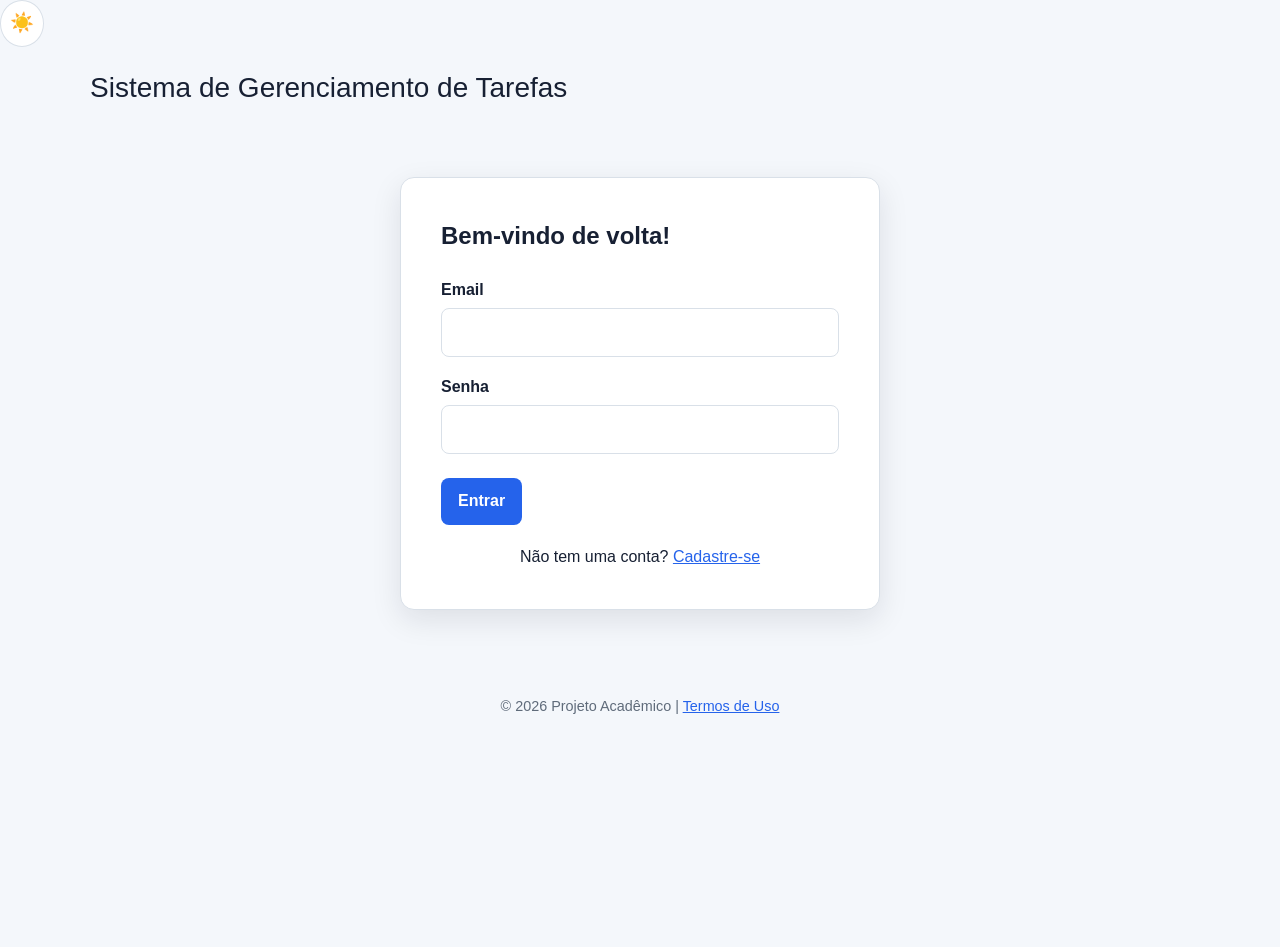
<file: index.html>
<!doctype html>
<html lang="pt-BR">

<head>
    <meta charset="utf-8">
    <meta name="viewport" content="width=device-width, initial-scale=1">
    <meta name="description" content="Sistema Gerenciador de Tarefas">
    <title>Login | Sistema de Gerenciamento de Tarefas</title>
    <link rel="stylesheet" href="css/style.css">
</head>

<body>
    <input type="checkbox" id="tema" class="controle-tema">
    <label for="tema" class="botao-tema" aria-label="Alternar tema" title="Alternar tema">
        <span class="icone-claro" aria-hidden="true">☀️</span>
        <span class="icone-escuro" aria-hidden="true">🌙</span>
    </label>

    <div class="pagina pagina-publica">
        <header class="cabecalho-publico">
            <p class="nome-sistema">Sistema de Gerenciamento de Tarefas</p>
        </header>
        <main class="conteudo-publico">
            <section class="cartao cartao-formulario" aria-labelledby="titulo-login">
                <h1 id="titulo-login" class="titulo-cartao">Bem-vindo de volta!</h1>
                <form id="formulario-login" action="pages/dashboard.html" method="get" novalidate>
                    <div class="grupo-formulario">
                        <label for="email">Email</label>
                        <input class="campo" type="email" id="email" name="email" autocomplete="email">
                    </div>
                    <div class="grupo-formulario">
                        <label for="senha">Senha</label>
                        <input class="campo" type="password" id="senha" name="senha" autocomplete="current-password">
                    </div>
                    <div class="acoes-formulario">
                        <button class="botao botao-primario" type="submit">Entrar</button>
                    </div>
                    <p class="link-formulario">Não tem uma conta? <a href="pages/cadastro.html">Cadastre-se</a></p>
                </form>
            </section>
        </main>
        <footer class="rodape-publico">
            <p>© 2026 Projeto Acadêmico | <a href="#">Termos de Uso</a></p>
        </footer>
    </div>

    <script>
        document.getElementById('formulario-login').addEventListener('submit', function(event) {
            const email = document.getElementById('email').value.trim();
            const senha = document.getElementById('senha').value.trim();

            if (!email) {
                event.preventDefault();
                alert('O campo Email não pode ser nulo.');
                return;
            }

            if (!senha) {
                event.preventDefault();
                alert('O campo Senha não pode ser nulo.');
                return;
            }
        });
    </script>
</body>

</html>
</file>
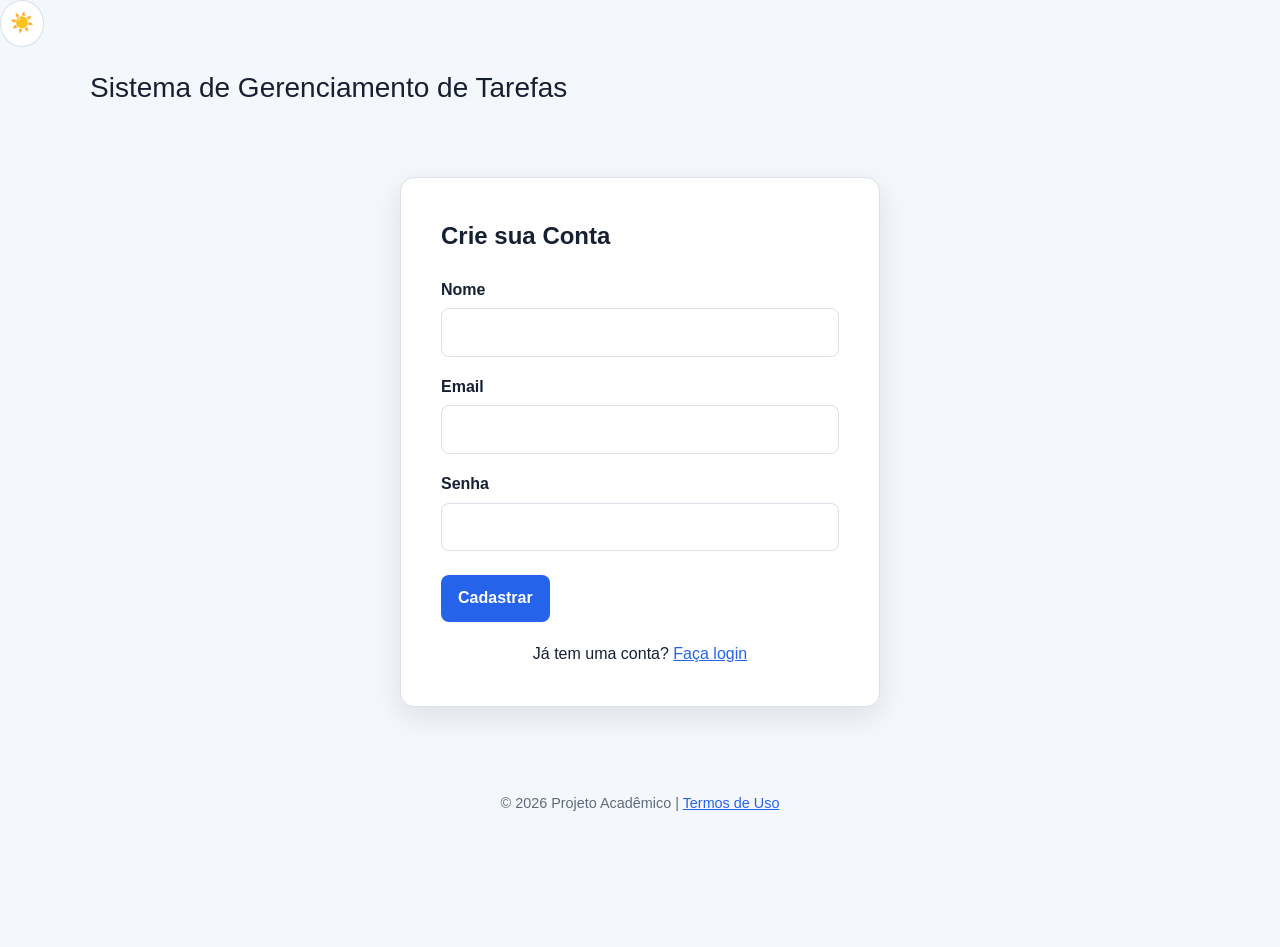
<file: pages/cadastro.html>
<!doctype html>
<html lang="pt-BR">

<head>
    <meta charset="utf-8">
    <meta name="viewport" content="width=device-width, initial-scale=1">
    <meta name="description" content="Sistema Gerenciador de Tarefas">
    <title>Cadastro | Sistema de Gerenciamento de Tarefas</title>
    <link rel="stylesheet" href="../css/style.css">
</head>

<body>
    <input type="checkbox" id="tema" class="controle-tema">
    <label for="tema" class="botao-tema" aria-label="Alternar tema" title="Alternar tema">
        <span class="icone-claro" aria-hidden="true">☀️</span>
        <span class="icone-escuro" aria-hidden="true">🌙</span>
    </label>

    <div class="pagina pagina-publica">
        <header class="cabecalho-publico">
            <p class="nome-sistema">Sistema de Gerenciamento de Tarefas</p>
        </header>
        <main class="conteudo-publico">
            <section class="cartao cartao-formulario" aria-labelledby="titulo-cadastro">
                <h1 id="titulo-cadastro" class="titulo-cartao">Crie sua Conta</h1>
                <form id="formulario-cadastro" action="../index.html" method="get" novalidate>
                    <div class="grupo-formulario">
                        <label for="nome">Nome</label>
                        <input class="campo" type="text" id="nome" name="nome" autocomplete="name">
                    </div>
                    <div class="grupo-formulario">
                        <label for="email">Email</label>
                        <input class="campo" type="email" id="email" name="email" autocomplete="email">
                    </div>
                    <div class="grupo-formulario">
                        <label for="senha">Senha</label>
                        <input class="campo" type="password" id="senha" name="senha" autocomplete="new-password">
                    </div>
                    <div class="acoes-formulario">
                        <button class="botao botao-primario" type="submit">Cadastrar</button>
                    </div>
                    <p class="link-formulario">Já tem uma conta? <a href="../index.html">Faça login</a></p>
                </form>
            </section>
        </main>
        <footer class="rodape-publico">
            <p>© 2026 Projeto Acadêmico | <a href="#">Termos de Uso</a></p>
        </footer>
    </div>

    <script>
        document.getElementById('formulario-cadastro').addEventListener('submit', function (event) {
            const nome = document.getElementById('nome').value.trim();
            const email = document.getElementById('email').value.trim();
            const senha = document.getElementById('senha').value.trim();

            // Expressão regular para o nome (mínimo 5 caracteres no total com pelo menos um espaço em branco intermediário)
            const regexNome = /^(?=.{5,}).+\s+.+$/;

            // Expressão regular para o email (<algo>@<algo>.com ou <algo>@<algo>.com.br)
            const regexEmail = /^[^@]+@[^@]+\.com(\.br)?$/;

            if (!regexNome.test(nome)) {
                event.preventDefault();
                alert('O campo Nome deve ter pelo menos 5 posições e um espaço em branco entre o nome e o sobrenome.');
                return;
            }

            if (!regexEmail.test(email)) {
                event.preventDefault();
                alert('O campo Email deve ser no formato <alguma_coisa>@<alguma_coisa>.com ou .com.br');
                return;
            }

            if (senha.length < 8) {
                event.preventDefault();
                alert('O campo Senha deve ter pelo menos 8 posições.');
                return;
            }
        });    
    </script>
</body>

</html>
</file>
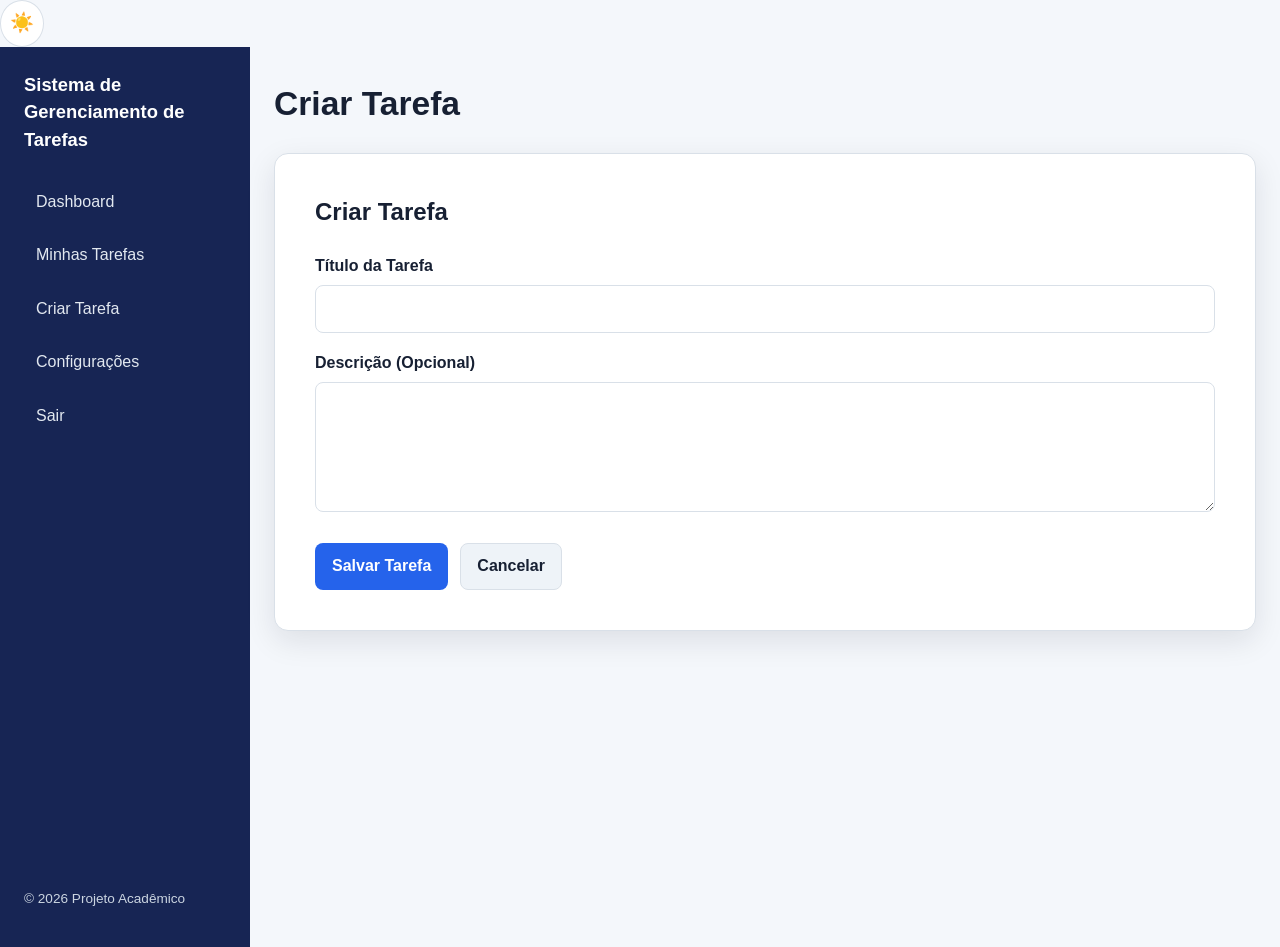
<file: pages/criar-tarefa.html>
<!doctype html>
<html lang="pt-BR">

<head>
    <meta charset="utf-8">
    <meta name="viewport" content="width=device-width, initial-scale=1">
    <meta name="description" content="Sistema Gerenciador de Tarefas">
    <title>Criar Tarefa | Sistema Gerenciador de Tarefas</title>
    <link rel="stylesheet" href="../css/style.css">
</head>

<body>
    <input type="checkbox" id="tema" class="controle-tema">
    <label for="tema" class="botao-tema" aria-label="Alternar tema" title="Alternar tema">
        <span class="icone-claro" aria-hidden="true">☀️</span>
        <span class="icone-escuro" aria-hidden="true">🌙</span>
    </label>

    <div class="pagina pagina-interna">
        <div class="layout-interno">
            <aside class="sidebar">
                <h2>Sistema de Gerenciamento de Tarefas</h2>
                <nav class="navegacao" aria-label="Navegação principal">
                    <ul>
                        <li><a href="dashboard.html">Dashboard</a></li>
                        <li><a href="dashboard.html">Minhas Tarefas</a></li>
                        <li><a href="criar-tarefa.html">Criar Tarefa</a></li>
                        <li><a href="#">Configurações</a></li>
                        <li><a href="../index.html">Sair</a></li>
                    </ul>
                </nav>
                <p class="sidebar-rodape">© 2026 Projeto Acadêmico</p>
            </aside>
            <main class="conteudo-interno">
                <header class="cabecalho-interno">
                    <h1>Criar Tarefa</h1>
                </header>

                <section class="cartao cartao-formulario" aria-labelledby="titulo-criar">
                    <div id="notificacao" class="notificacao"></div>
                    <h2 id="titulo-criar" class="titulo-cartao">Criar Tarefa</h2>

                    <form id="formulario-tarefa" action="dashboard.html" method="get" novalidate>
                        <div class="grupo-formulario">
                            <label for="titulo">Título da Tarefa</label>
                            <input class="campo" type="text" id="titulo" name="titulo">
                        </div>

                        <div class="grupo-formulario">
                            <label for="descricao">Descrição (Opcional)</label>
                            <textarea class="campo" id="descricao" name="descricao"></textarea>
                        </div>

                        <div class="acoes-formulario">
                            <button class="botao botao-primario" type="submit">Salvar Tarefa</button>
                            <a class="botao botao-secundario" href="dashboard.html">Cancelar</a>
                        </div>
                    </form>
                </section>
            </main>
        </div>
    </div>

    <script>

        function mostrarNotificacao(mensagem, tipo = 'sucesso') {
            const notificacao = document.getElementById('notificacao');
            notificacao.textContent = mensagem;
            notificacao.className = `notificacao ${tipo}`;
            // Esconde a notificação após 3 segundos
            setTimeout(() => {
                notificacao.className = 'notificacao';
            }, 3000);
        }

        document.getElementById('formulario-tarefa').addEventListener('submit', function(event) {

            // Sempre cancela o envio automático para podermos controlar o fluxo via JS
            event.preventDefault();

            const titulo = document.getElementById('titulo').value.trim();
            const descricao = document.getElementById('descricao').value.trim();

            if (titulo.length < 5) {
                event.preventDefault();
                alert('O campo Título deve ter pelo menos 5 posições.');
                return;
            }

            if (descricao.length > 0 && descricao.length < 3) {
                event.preventDefault();
                alert('O campo Descrição, se preenchido, deve ter pelo menos 3 posições.');
                return;
            }
            
            // Agora a página não vai recarregar e a notificação ficará visível!
            mostrarNotificacao('Tarefa criada!');

            // Aguarda 3 segundos (tempo da mensagem) e redireciona para a dashboard
            setTimeout(() => {
                window.location.href = 'dashboard.html';
            }, 3000);
        });
    </script>
</body>

</html>
</file>
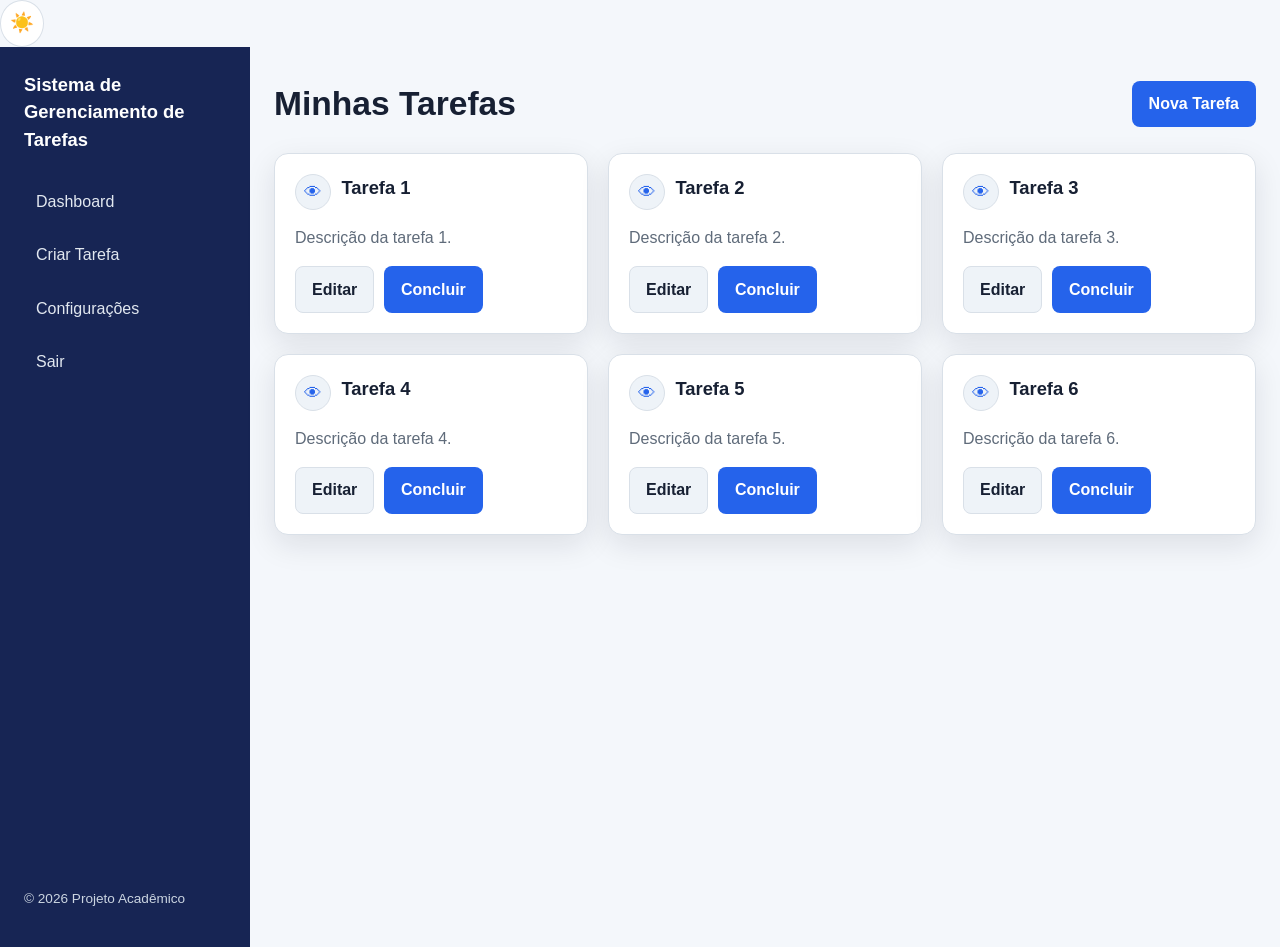
<file: pages/dashboard.html>
<!doctype html>
<html lang="pt-BR">

<head>
    <meta charset="utf-8">
    <meta name="viewport" content="width=device-width, initial-scale=1">
    <meta name="description" content="Sistema Gerenciador de Tarefas">
    <title>Minhas Tarefas | Sistema Gerenciador de Tarefas</title>
    <link rel="stylesheet" href="../css/style.css">
</head>

<body>
    <input type="checkbox" id="tema" class="controle-tema">
    <label for="tema" class="botao-tema" aria-label="Alternar tema" title="Alternar tema">
        <span class="icone-claro" aria-hidden="true">☀️</span>
        <span class="icone-escuro" aria-hidden="true">🌙</span>
    </label>

    <div class="pagina pagina-interna">
        <div class="layout-interno">
            <aside class="sidebar">
                <h2>Sistema de Gerenciamento de Tarefas</h2>
                <nav class="navegacao" aria-label="Navegação principal">
                    <ul>
                        <li><a href="dashboard.html">Dashboard</a></li>
                        <li><a href="criar-tarefa.html">Criar Tarefa</a></li>
                        <li><a href="#">Configurações</a></li>
                        <li><a href="../index.html">Sair</a></li>
                    </ul>
                </nav>
                <p class="sidebar-rodape">© 2026 Projeto Acadêmico</p>
            </aside>
            <main class="conteudo-interno">
                <header class="cabecalho-interno">
                    <h1>Minhas Tarefas</h1>
                    <a class="botao botao-primario" href="criar-tarefa.html">Nova Tarefa</a>
                </header>

                <section aria-labelledby="titulo-listagem">
                    <h2 id="titulo-listagem" class="visualmente-oculto">Lista de tarefas</h2>
                    <div class="grade-tarefas">
                        <article class="cartao cartao-tarefa">
                            <header class="cabecalho-tarefa">
                                <a class="icone-olho" href="detalhes.html" aria-label="Ver detalhes da Tarefa 1"
                                    title="Ver detalhes">👁</a>
                                <h2>Tarefa 1</h2>
                            </header>
                            <p class="descricao-tarefa">Descrição da tarefa 1.</p>
                            <div class="acoes-tarefa">
                                <a class="botao botao-secundario" href="editar-tarefa.html">Editar</a>
                                <a class="botao botao-primario" href="#">Concluir</a>
                            </div>
                        </article>

                        <article class="cartao cartao-tarefa">
                            <header class="cabecalho-tarefa">
                                <a class="icone-olho" href="detalhes.html" aria-label="Ver detalhes da Tarefa 2"
                                    title="Ver detalhes">👁</a>
                                <h2>Tarefa 2</h2>
                            </header>
                            <p class="descricao-tarefa">Descrição da tarefa 2.</p>
                            <div class="acoes-tarefa">
                                <a class="botao botao-secundario" href="editar-tarefa.html">Editar</a>
                                <a class="botao botao-primario" href="#">Concluir</a>
                            </div>
                        </article>

                        <article class="cartao cartao-tarefa">
                            <header class="cabecalho-tarefa">
                                <a class="icone-olho" href="detalhes.html" aria-label="Ver detalhes da Tarefa 3"
                                    title="Ver detalhes">👁</a>
                                <h2>Tarefa 3</h2>
                            </header>
                            <p class="descricao-tarefa">Descrição da tarefa 3.</p>
                            <div class="acoes-tarefa">
                                <a class="botao botao-secundario" href="editar-tarefa.html">Editar</a>
                                <a class="botao botao-primario" href="#">Concluir</a>
                            </div>
                        </article>

                        <article class="cartao cartao-tarefa">
                            <header class="cabecalho-tarefa">
                                <a class="icone-olho" href="detalhes.html" aria-label="Ver detalhes da Tarefa 4"
                                    title="Ver detalhes">👁</a>
                                <h2>Tarefa 4</h2>
                            </header>
                            <p class="descricao-tarefa">Descrição da tarefa 4.</p>
                            <div class="acoes-tarefa">
                                <a class="botao botao-secundario" href="editar-tarefa.html">Editar</a>
                                <a class="botao botao-primario" href="#">Concluir</a>
                            </div>
                        </article>

                        <article class="cartao cartao-tarefa">
                            <header class="cabecalho-tarefa">
                                <a class="icone-olho" href="detalhes.html" aria-label="Ver detalhes da Tarefa 5"
                                    title="Ver detalhes">👁</a>
                                <h2>Tarefa 5</h2>
                            </header>
                            <p class="descricao-tarefa">Descrição da tarefa 5.</p>
                            <div class="acoes-tarefa">
                                <a class="botao botao-secundario" href="editar-tarefa.html">Editar</a>
                                <a class="botao botao-primario" href="#">Concluir</a>
                            </div>
                        </article>

                        <article class="cartao cartao-tarefa">
                            <header class="cabecalho-tarefa">
                                <a class="icone-olho" href="detalhes.html" aria-label="Ver detalhes da Tarefa 6"
                                    title="Ver detalhes">👁</a>
                                <h2>Tarefa 6</h2>
                            </header>
                            <p class="descricao-tarefa">Descrição da tarefa 6.</p>
                            <div class="acoes-tarefa">
                                <a class="botao botao-secundario" href="editar-tarefa.html">Editar</a>
                                <a class="botao botao-primario" href="#">Concluir</a>
                            </div>
                        </article>
                    </div>
                </section>
            </main>
        </div>
    </div>
</body>

</html>
</file>
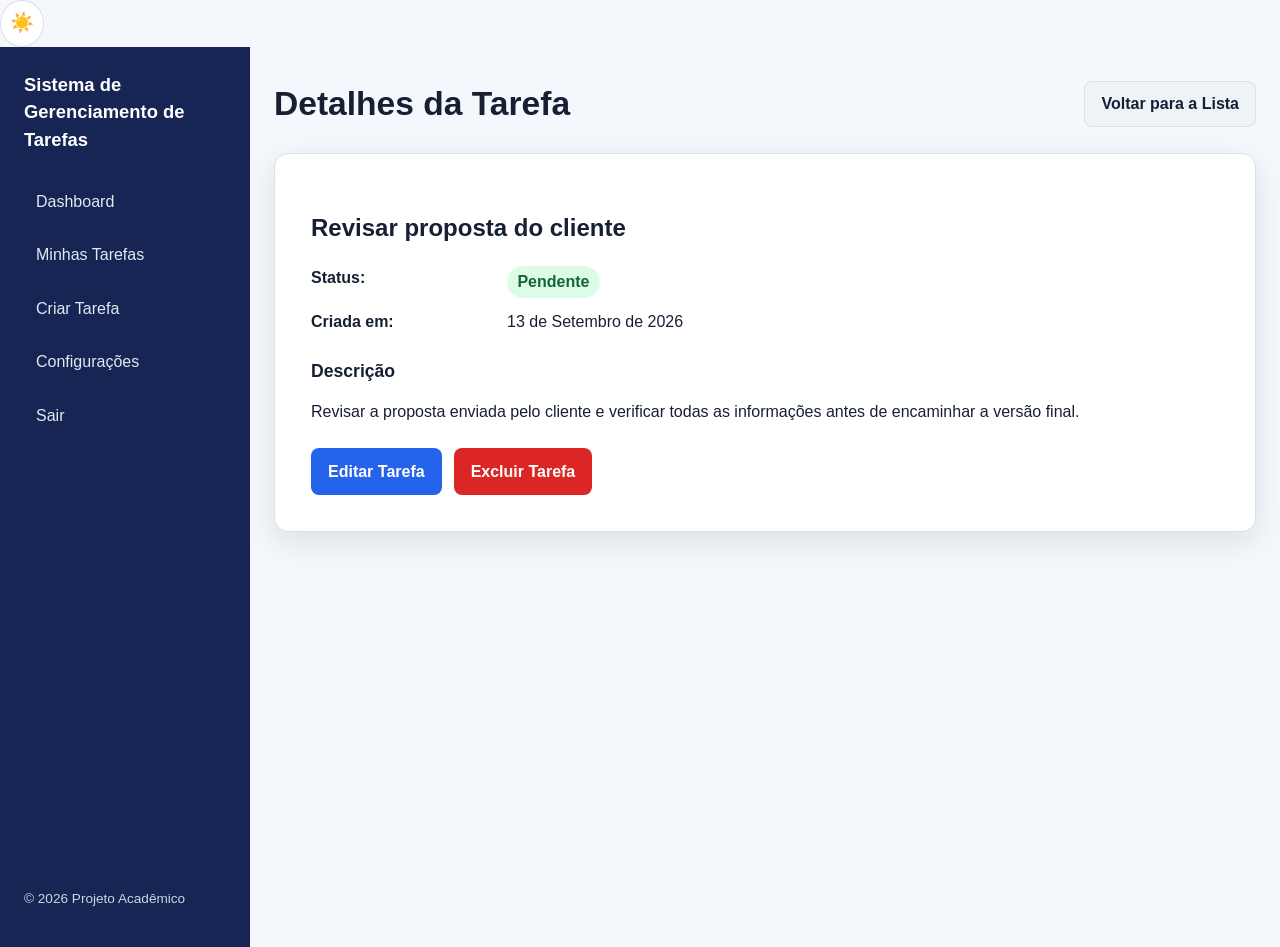
<file: pages/detalhes.html>
<!doctype html>
<html lang="pt-BR">

<head>
    <meta charset="utf-8">
    <meta name="viewport" content="width=device-width, initial-scale=1">
    <meta name="description" content="Sistema Gerenciador de Tarefas">
    <title>Detalhes da Tarefa | Sistema Gerenciador de Tarefas</title>
    <link rel="stylesheet" href="../css/style.css">
</head>

<body>
    <input type="checkbox" id="tema" class="controle-tema">
    <label for="tema" class="botao-tema" aria-label="Alternar tema" title="Alternar tema">
        <span class="icone-claro" aria-hidden="true">☀️</span>
        <span class="icone-escuro" aria-hidden="true">🌙</span>
    </label>

    <div class="pagina pagina-interna">
        <div class="layout-interno">
            <aside class="sidebar">
                <h2>Sistema de Gerenciamento de Tarefas</h2>
                <nav class="navegacao" aria-label="Navegação principal">
                    <ul>
                        <li><a href="dashboard.html">Dashboard</a></li>
                        <li><a href="dashboard.html">Minhas Tarefas</a></li>
                        <li><a href="criar-tarefa.html">Criar Tarefa</a></li>
                        <li><a href="#">Configurações</a></li>
                        <li><a href="../index.html">Sair</a></li>
                    </ul>
                </nav>
                <p class="sidebar-rodape">© 2026 Projeto Acadêmico</p>
            </aside>
            <main class="conteudo-interno">
                <header class="cabecalho-interno">
                    <h1>Detalhes da Tarefa</h1>
                    <a class="botao botao-secundario" href="dashboard.html">Voltar para a Lista</a>
                </header>

                <article class="cartao cartao-detalhes">
                    <h2>Revisar proposta do cliente</h2>

                    <dl class="lista-detalhes">
                        <dt>Status:</dt>
                        <dd><span class="status">Pendente</span></dd>

                        <dt>Criada em:</dt>
                        <dd>13 de Setembro de 2026</dd>
                    </dl>

                    <section class="descricao-detalhada" aria-labelledby="titulo-descricao">
                        <h2 id="titulo-descricao">Descrição</h2>
                        <p>Revisar a proposta enviada pelo cliente e verificar todas as informações antes de encaminhar
                            a versão final.</p>
                    </section>

                    <div class="acoes-formulario">
                        <a class="botao botao-primario" href="editar-tarefa.html">Editar Tarefa</a>
                        <a class="botao botao-perigo" href="#">Excluir Tarefa</a>
                    </div>
                </article>
            </main>
        </div>
    </div>
</body>

</html>
</file>
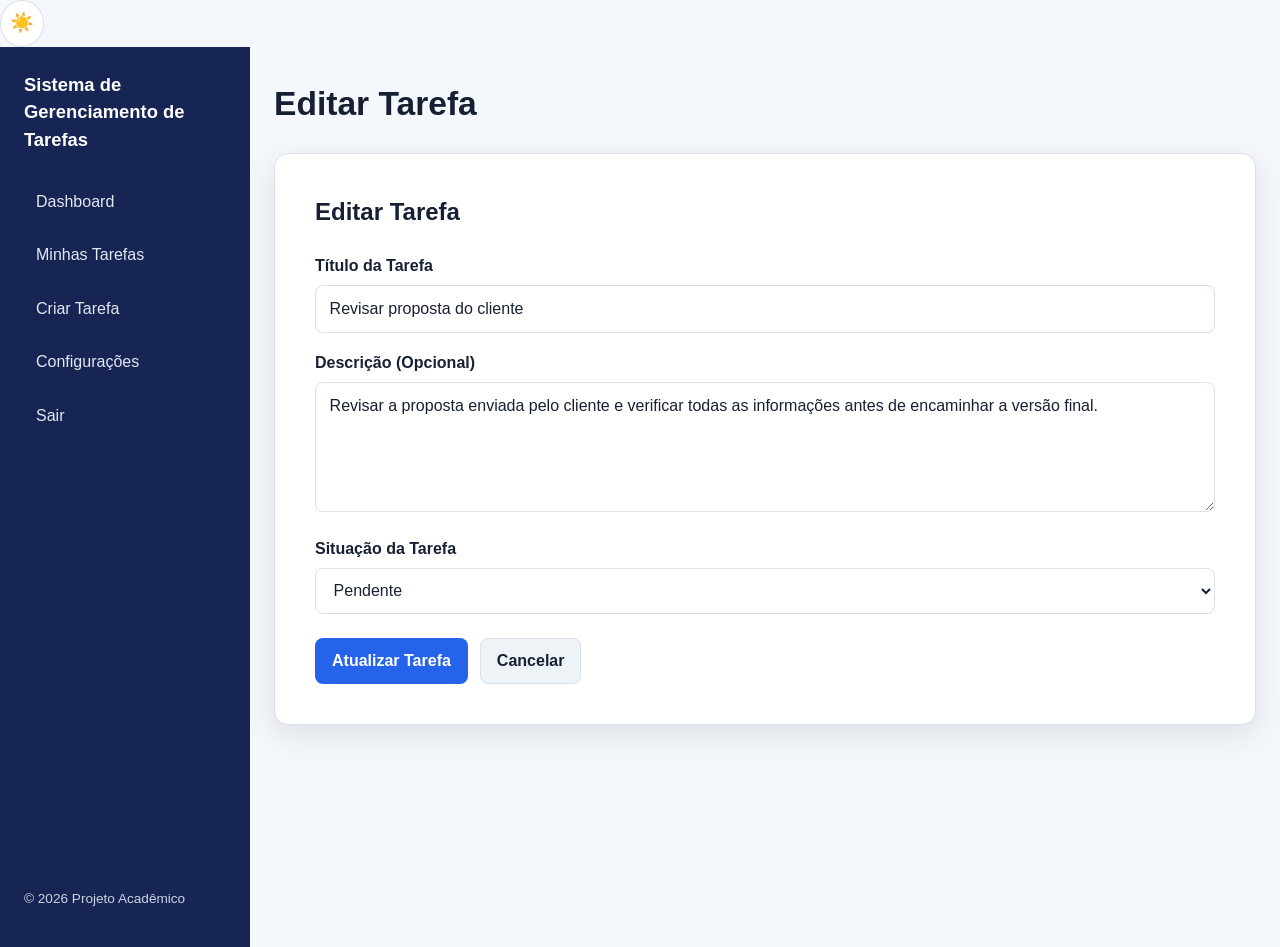
<file: pages/editar-tarefa.html>
<!doctype html>
<html lang="pt-BR">

<head>
    <meta charset="utf-8">
    <meta name="viewport" content="width=device-width, initial-scale=1">
    <meta name="description" content="Sistema Gerenciador de Tarefas">
    <title>Editar Tarefa | Sistema Gerenciador de Tarefas</title>
    <link rel="stylesheet" href="../css/style.css">
</head>

<body>
    <input type="checkbox" id="tema" class="controle-tema">
    <label for="tema" class="botao-tema" aria-label="Alternar tema" title="Alternar tema">
        <span class="icone-claro" aria-hidden="true">☀️</span>
        <span class="icone-escuro" aria-hidden="true">🌙</span>
    </label>

    <div class="pagina pagina-interna">
        <div class="layout-interno">
            <aside class="sidebar">
                <h2>Sistema de Gerenciamento de Tarefas</h2>
                <nav class="navegacao" aria-label="Navegação principal">
                    <ul>
                        <li><a href="dashboard.html">Dashboard</a></li>
                        <li><a href="dashboard.html">Minhas Tarefas</a></li>
                        <li><a href="criar-tarefa.html">Criar Tarefa</a></li>
                        <li><a href="#">Configurações</a></li>
                        <li><a href="../index.html">Sair</a></li>
                    </ul>
                </nav>
                <p class="sidebar-rodape">© 2026 Projeto Acadêmico</p>
            </aside>
            <main class="conteudo-interno">
                <header class="cabecalho-interno">
                    <h1>Editar Tarefa</h1>
                </header>

                <section class="cartao cartao-formulario" aria-labelledby="titulo-editar">
                    <h2 id="titulo-editar" class="titulo-cartao">Editar Tarefa</h2>

                    <form id="formulario-editar" action="detalhes.html" method="get" novalidate>
                        <div class="grupo-formulario">
                            <label for="titulo">Título da Tarefa</label>
                            <input class="campo" type="text" id="titulo" name="titulo"
                                value="Revisar proposta do cliente">
                        </div>

                        <div class="grupo-formulario">
                            <label for="descricao">Descrição (Opcional)</label>
                            <textarea class="campo" id="descricao"
                                name="descricao">Revisar a proposta enviada pelo cliente e verificar todas as informações antes de encaminhar a versão final.</textarea>
                        </div>

                        <div class="grupo-formulario">
                            <label for="situacao">Situação da Tarefa</label>
                            <select class="campo" id="situacao" name="situacao">
                                <option value="pendente" selected>Pendente</option>
                                <option value="em-andamento">Em andamento</option>
                                <option value="concluida">Concluída</option>
                            </select>
                        </div>

                        <div class="acoes-formulario">
                            <button class="botao botao-primario" type="submit">Atualizar Tarefa</button>
                            <a class="botao botao-secundario" href="dashboard.html">Cancelar</a>
                        </div>
                    </form>
                </section>
            </main>
        </div>
    </div>

    <script>
        document.getElementById('formulario-editar').addEventListener('submit', function(event) {
            const titulo = document.getElementById('titulo').value.trim();
            const descricao = document.getElementById('descricao').value.trim();

            // Expressão regular para verificar se possui pelo menos 5 caracteres
            const regexTitulo = /^.{5,}$/;

            // Expressão regular para verificar se possui pelo menos 3 caracteres (aplicada caso não esteja vazio)
            const regexDescricao = /^.{3,}$/;

            if (!regexTitulo.test(titulo)) {
                event.preventDefault();
                alert('O campo Título deve ter pelo menos 5 posições.');
                return;
            }

            if (descricao.length > 0 && !regexDescricao.test(descricao)) {
                event.preventDefault();
                alert('O campo Descrição, se preenchido, deve ter pelo menos 3 posições.');
                return;
            }
        });
    </script>
</body>

</html>
</file>
<file: css/style.css>
/* ==========================================================
   SISTEMA GERENCIADOR DE TAREFAS
   HTML5 + CSS3 | Sem JavaScript
   ========================================================== */

:root {
    --cor-fundo: #f4f7fb;
    --cor-superficie: #ffffff;
    --cor-superficie-secundaria: #eef3f8;
    --cor-texto: #172033;
    --cor-texto-secundario: #5f6b7a;
    --cor-primaria: #2563eb;
    --cor-primaria-hover: #1d4ed8;
    --cor-secundaria: #64748b;
    --cor-sucesso: #15803d;
    --cor-perigo: #dc2626;
    --cor-borda: #d9e0e8;
    --cor-foco: #f59e0b;
    --sombra: 0 10px 30px rgba(15, 23, 42, 0.10);
    --raio: 14px;
}

* {
    box-sizing: border-box;
}

html {
    font-size: 16px;
}

body {
    margin: 0;
    min-height: 100vh;
    font-family: Arial, Helvetica, sans-serif;
    line-height: 1.5;
    color: var(--cor-texto);
    background: var(--cor-fundo);
}

a {
    color: var(--cor-primaria);
}

a:hover {
    color: var(--cor-primaria-hover);
}

button,
input,
textarea,
select {
    font: inherit;
}

button,
input,
textarea,
select,
a {
    -webkit-tap-highlight-color: transparent;
}

:focus-visible {
    outline: 3px solid var(--cor-foco);
    outline-offset: 3px;
}

/* ---------- Controle de tema ---------- */

.controle-tema {
    position: absolute;
    width: 1px;
    height: 1px;
    padding: 0;
    margin: -1px;
    overflow: hidden;
    clip: rect(0, 0, 0, 0);
    white-space: nowrap;
    border: 0;
}

.botao-tema {
    display: inline-flex;
    align-items: center;
    justify-content: center;
    min-width: 44px;
    min-height: 44px;
    padding: 0.5rem;
    border: 1px solid var(--cor-borda);
    border-radius: 50%;
    background: var(--cor-superficie);
    cursor: pointer;
    font-size: 1.2rem;
    user-select: none;
}

.botao-tema .icone-escuro {
    display: none;
}

.controle-tema:checked+.botao-tema .icone-claro {
    display: none;
}

.controle-tema:checked+.botao-tema .icone-escuro {
    display: inline;
}

/* Tema escuro aplicado aos elementos irmãos do controle. */
.controle-tema:checked~.pagina {
    --cor-fundo: #0f172a;
    --cor-superficie: #1e293b;
    --cor-superficie-secundaria: #273449;
    --cor-texto: #f8fafc;
    --cor-texto-secundario: #cbd5e1;
    --cor-borda: #475569;
    --sombra: 0 10px 30px rgba(0, 0, 0, 0.30);
}

.controle-tema:checked~.pagina .sidebar {
    background: #020617;
}

/* ---------- Cabeçalhos ---------- */

.cabecalho-publico {
    width: min(100% - 2rem, 1100px);
    margin: 0 auto;
    padding: 1.25rem 0;
    display: flex;
    align-items: center;
    justify-content: space-between;
    gap: 1rem;
}

.nome-sistema {
    margin: 0;
    font-size: clamp(1.25rem, 3vw, 1.75rem);
}

.pagina-publica {
    min-height: 100vh;
}

.conteudo-publico {
    width: min(100% - 2rem, 480px);
    margin: 0 auto;
    padding: 3rem 0;
}

.rodape-publico {
    width: min(100% - 2rem, 1100px);
    margin: 0 auto;
    padding: 1.5rem 0;
    text-align: center;
    color: var(--cor-texto-secundario);
    font-size: 0.9rem;
}

/* ---------- Notificações ---------- */
.notificacao {
    position: fixed;
    top: 20px;
    right: 20px;
    padding: 15px;
    border-radius: 5px;
    color: white;
    opacity: 0;
    transition: opacity 0.5s;
}

.sucesso {
    background-color: #28a745;
    opacity: 1;
}

.erro {
    background-color: #dc3545;
    opacity: 1;
}


/* ---------- Cartões e formulários ---------- */

.cartao {
    background: var(--cor-superficie);
    border: 1px solid var(--cor-borda);
    border-radius: var(--raio);
    box-shadow: var(--sombra);
}

.cartao-formulario {
    padding: clamp(1.5rem, 4vw, 2.5rem);
}

.titulo-cartao {
    margin-top: 0;
    margin-bottom: 1.5rem;
    font-size: 1.5rem;
}

.grupo-formulario {
    margin-bottom: 1.15rem;
}

.grupo-formulario label {
    display: block;
    margin-bottom: 0.4rem;
    font-weight: 700;
}

.campo {
    width: 100%;
    min-height: 46px;
    padding: 0.7rem 0.85rem;
    color: var(--cor-texto);
    background: var(--cor-superficie);
    border: 1px solid var(--cor-borda);
    border-radius: 8px;
}

textarea.campo {
    min-height: 130px;
    resize: vertical;
}

.acoes-formulario {
    display: flex;
    flex-wrap: wrap;
    gap: 0.75rem;
    margin-top: 1.5rem;
}

.botao {
    display: inline-flex;
    align-items: center;
    justify-content: center;
    min-height: 44px;
    padding: 0.65rem 1rem;
    border: 1px solid transparent;
    border-radius: 8px;
    text-decoration: none;
    font-weight: 700;
    cursor: pointer;
}

.botao-primario {
    color: #fff;
    background: var(--cor-primaria);
}

.botao-primario:hover {
    color: #fff;
    background: var(--cor-primaria-hover);
}

.botao-secundario {
    color: var(--cor-texto);
    background: var(--cor-superficie-secundaria);
    border-color: var(--cor-borda);
}

.botao-perigo {
    color: #fff;
    background: var(--cor-perigo);
}

.texto-apoio {
    color: var(--cor-texto-secundario);
}

.link-formulario {
    margin: 1.25rem 0 0;
    text-align: center;
}

/* ---------- Área interna ---------- */

.pagina-interna {
    min-height: 100vh;
}

.layout-interno {
    display: grid;
    grid-template-columns: 250px 1fr;
    min-height: 100vh;
}

.sidebar {
    display: flex;
    flex-direction: column;
    gap: 1.5rem;
    padding: 1.5rem;
    color: #fff;
    background: #172554;
}

.sidebar h2 {
    margin: 0;
    font-size: 1.15rem;
}

.navegacao ul {
    display: grid;
    gap: 0.35rem;
    margin: 0;
    padding: 0;
    list-style: none;
}

.navegacao a {
    display: block;
    padding: 0.75rem;
    color: #e2e8f0;
    border-radius: 8px;
    text-decoration: none;
}

.navegacao a:hover,
.navegacao a[aria-current="page"] {
    color: #fff;
    background: rgba(255, 255, 255, 0.12);
}

.sidebar-rodape {
    margin-top: auto;
    color: #cbd5e1;
    font-size: 0.85rem;
}

.conteudo-interno {
    width: min(100% - 3rem, 1200px);
    margin: 0 auto;
    padding: 2rem 0 3rem;
}

.cabecalho-interno {
    display: flex;
    align-items: center;
    justify-content: space-between;
    gap: 1rem;
    margin-bottom: 1.5rem;
}

.cabecalho-interno h1 {
    margin: 0;
    font-size: clamp(1.5rem, 3vw, 2.1rem);
}

.grade-tarefas {
    display: grid;
    grid-template-columns: repeat(3, minmax(0, 1fr));
    gap: 1.25rem;
}

.cartao-tarefa {
    padding: 1.25rem;
}

.cabecalho-tarefa {
    display: flex;
    align-items: flex-start;
    gap: 0.65rem;
}

.icone-olho {
    flex: 0 0 auto;
    width: 2.25rem;
    height: 2.25rem;
    display: inline-flex;
    align-items: center;
    justify-content: center;
    color: var(--cor-primaria);
    background: var(--cor-superficie-secundaria);
    border: 1px solid var(--cor-borda);
    border-radius: 50%;
    text-decoration: none;
    font-size: 1.1rem;
}

.cabecalho-tarefa h2 {
    margin: 0;
    font-size: 1.15rem;
}

.descricao-tarefa {
    margin: 1rem 0;
    color: var(--cor-texto-secundario);
}

.acoes-tarefa {
    display: flex;
    flex-wrap: wrap;
    gap: 0.6rem;
}

/* ---------- Detalhes ---------- */

.cartao-detalhes {
    padding: clamp(1.5rem, 4vw, 2.25rem);
}

.lista-detalhes {
    display: grid;
    grid-template-columns: minmax(120px, 180px) 1fr;
    gap: 0.75rem 1rem;
    margin: 0 0 1.5rem;
}

.lista-detalhes dt {
    font-weight: 700;
}

.lista-detalhes dd {
    margin: 0;
}

.status {
    display: inline-block;
    padding: 0.25rem 0.65rem;
    border-radius: 999px;
    color: #166534;
    background: #dcfce7;
    font-weight: 700;
}

.controle-tema:checked~.pagina .status {
    color: #bbf7d0;
    background: #14532d;
}

.descricao-detalhada {
    margin: 1.5rem 0;
}

.descricao-detalhada h2 {
    font-size: 1.1rem;
}

/* ---------- Responsividade ---------- */

@media (max-width: 900px) {
    .grade-tarefas {
        grid-template-columns: repeat(2, minmax(0, 1fr));
    }
}

@media (max-width: 700px) {
    .layout-interno {
        grid-template-columns: 1fr;
    }

    .sidebar {
        padding: 1rem;
    }

    .navegacao ul {
        grid-template-columns: repeat(2, minmax(0, 1fr));
    }

    .conteudo-interno {
        width: min(100% - 2rem, 1200px);
        padding-top: 1.5rem;
    }

    .cabecalho-interno {
        align-items: flex-start;
        flex-direction: column;
    }

    .grade-tarefas {
        grid-template-columns: 1fr;
    }
}

@media (max-width: 480px) {
    .conteudo-publico {
        padding-top: 2rem;
    }

    .acoes-formulario,
    .acoes-tarefa {
        flex-direction: column;
    }

    .acoes-formulario .botao,
    .acoes-tarefa .botao {
        width: 100%;
    }

    .lista-detalhes {
        grid-template-columns: 1fr;
    }

    .navegacao ul {
        grid-template-columns: 1fr;
    }
}

@media (prefers-reduced-motion: reduce) {

    *,
    *::before,
    *::after {
        scroll-behavior: auto !important;
        transition: none !important;
    }
}

.visualmente-oculto {
    position: absolute;
    width: 1px;
    height: 1px;
    padding: 0;
    margin: -1px;
    overflow: hidden;
    clip: rect(0, 0, 0, 0);
    white-space: nowrap;
    border: 0;
}

/* ==========================================================
   AJUSTES DE CONTRASTE - TEMA ESCURO
   ========================================================== */

/* Garante que os textos principais usem a cor clara */
.controle-tema:checked~.pagina h1,
.controle-tema:checked~.pagina h2,
.controle-tema:checked~.pagina h3,
.controle-tema:checked~.pagina p,
.controle-tema:checked~.pagina label,
.controle-tema:checked~.pagina dt,
.controle-tema:checked~.pagina dd,
.controle-tema:checked~.pagina .nome-sistema {
    color: var(--cor-texto);
}

/* Texto secundário */
.controle-tema:checked~.pagina .descricao-tarefa,
.controle-tema:checked~.pagina .texto-apoio,
.controle-tema:checked~.pagina .rodape-publico {
    color: var(--cor-texto-secundario);
}

/* Campos dos formulários */
.controle-tema:checked~.pagina .campo {
    color: #f8fafc;
    background: #1e293b;
    border-color: #475569;
}

/* Texto digitado e opções do select */
.controle-tema:checked~.pagina input,
.controle-tema:checked~.pagina textarea,
.controle-tema:checked~.pagina select {
    color: #f8fafc;
    background-color: #1e293b;
}

/* Placeholder dos campos */
.controle-tema:checked~.pagina .campo::placeholder {
    color: #cbd5e1;
    opacity: 1;
}

/* Status da tarefa */
.controle-tema:checked~.pagina .status {
    color: #bbf7d0;
    background: #14532d;
}

/* Botão secundário */
.controle-tema:checked~.pagina .botao-secundario {
    color: #f8fafc;
    background: #273449;
    border-color: #475569;
}

/* Ícone de visualizar detalhes */
.controle-tema:checked~.pagina .icone-olho {
    color: #93c5fd;
    background: #273449;
    border-color: #475569;
}
</file>
